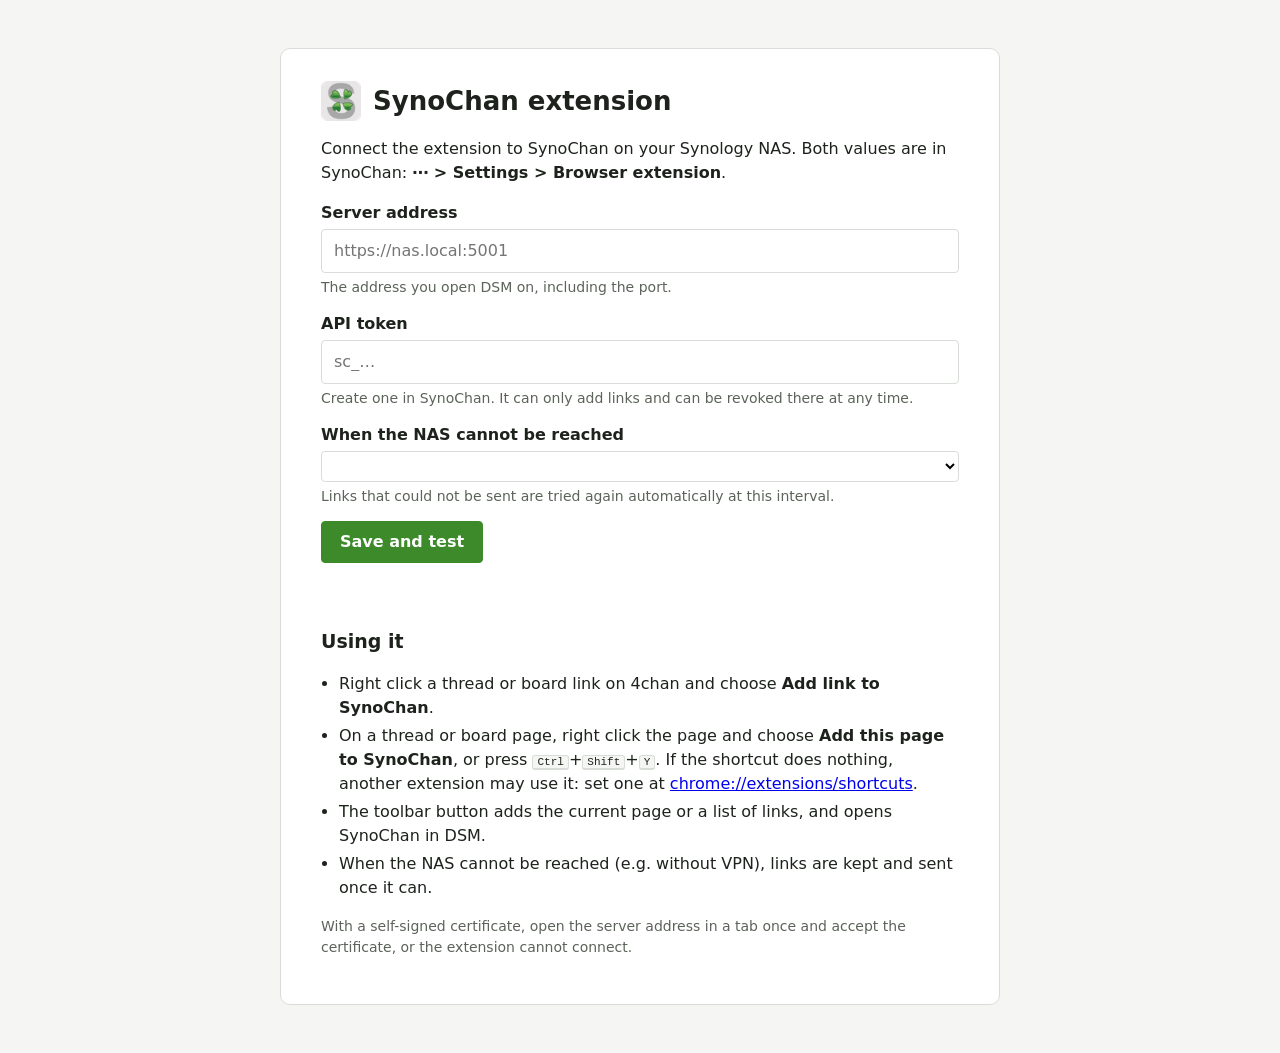
<file: extension/options.html>
<!doctype html>
<html lang="en">
<head>
<meta charset="utf-8">
<title>SynoChan extension settings</title>
<link rel="stylesheet" href="ui.css">
</head>
<body class="options">
  <main>
    <header>
      <img src="icons/icon_48.png" alt="" width="40" height="40">
      <h1>SynoChan extension</h1>
    </header>
    <p>Connect the extension to SynoChan on your Synology NAS. Both values are in SynoChan:
      <b>⋯ &gt; Settings &gt; Browser extension</b>.</p>

    <form id="form" autocomplete="off">
      <label>
        <span>Server address</span>
        <input id="server" type="text" placeholder="https://nas.local:5001" spellcheck="false" required>
        <small>The address you open DSM on, including the port.</small>
      </label>
      <label>
        <span>API token</span>
        <input id="token" type="password" placeholder="sc_…" spellcheck="false" required>
        <small>Create one in SynoChan. It can only add links and can be revoked there at any time.</small>
      </label>
      <label>
        <span>When the NAS cannot be reached</span>
        <select id="retry"></select>
        <small>Links that could not be sent are tried again automatically at this interval.</small>
      </label>
      <div class="actions">
        <button type="submit" class="primary" id="save">Save and test</button>
      </div>
      <p class="status" id="status" role="status"></p>
    </form>

    <section class="help">
      <h2>Using it</h2>
      <ul>
        <li>Right click a thread or board link on 4chan and choose <b>Add link to SynoChan</b>.</li>
        <li>On a thread or board page, right click the page and choose <b>Add this page to SynoChan</b>, or press <kbd>Ctrl</kbd>+<kbd>Shift</kbd>+<kbd>Y</kbd>.
          If the shortcut does nothing, another extension may use it: set one at <a href="#" id="shortcuts">chrome://extensions/shortcuts</a>.</li>
        <li>The toolbar button adds the current page or a list of links, and opens SynoChan in DSM.</li>
        <li>When the NAS cannot be reached (e.g. without VPN), links are kept and sent once it can.</li>
      </ul>
      <p class="hint">With a self-signed certificate, open the server address in a tab once and accept the certificate, or the extension cannot connect.</p>
    </section>
  </main>
  <script src="shared.js"></script>
  <script src="options.js"></script>
</body>
</html>
</file>
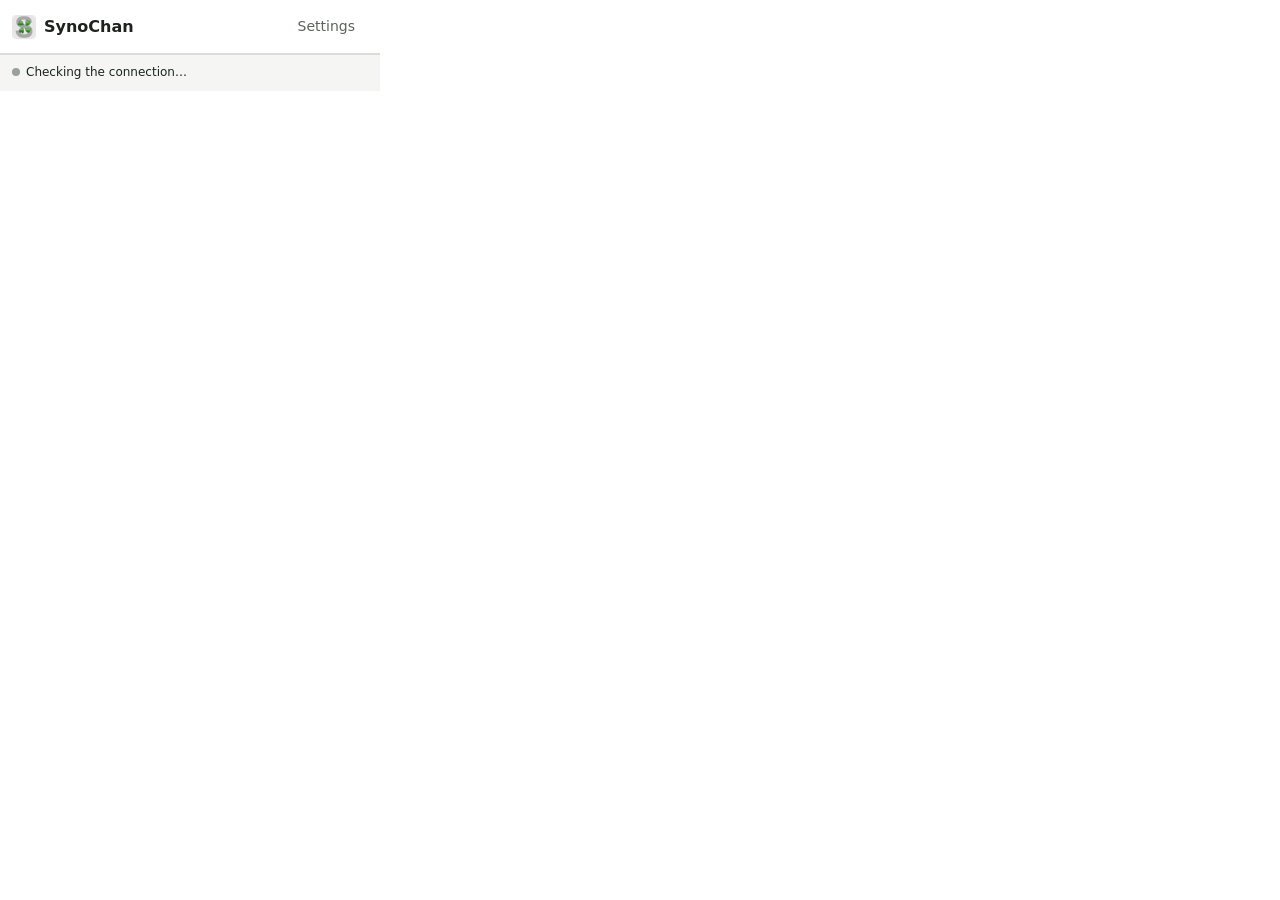
<file: extension/popup.html>
<!doctype html>
<html lang="en">
<head>
<meta charset="utf-8">
<link rel="stylesheet" href="ui.css">
</head>
<body class="popup">
  <header>
    <img src="icons/icon_32.png" alt="" width="24" height="24">
    <strong>SynoChan</strong>
    <button type="button" class="quiet" id="open-options" title="Settings">Settings</button>
  </header>

  <section id="setup" hidden>
    <p>Connect the extension to SynoChan on your NAS first.</p>
    <button type="button" class="primary" id="setup-button">Open settings</button>
  </section>

  <main id="main" hidden>
    <section class="current">
      <div class="current-label" id="current-label">This page</div>
      <button type="button" class="primary" id="add-current">Add this page</button>
    </section>

    <section>
      <label for="bulk">Add several links, one per line</label>
      <textarea id="bulk" rows="4" spellcheck="false" placeholder="https://boards.4chan.org/g/thread/…"></textarea>
      <button type="button" id="add-bulk">Add links</button>
    </section>

    <section class="queue" id="queue" hidden>
      <div>
        <div id="queue-text"></div>
        <div class="hint" id="queue-next"></div>
      </div>
      <button type="button" class="quiet" id="retry">Retry now</button>
    </section>

    <p class="status" id="status" role="status"></p>

    <button type="button" class="wide" id="open-synochan">Open SynoChan in DSM</button>
  </main>

  <footer class="about" id="about">
    <div class="conn"><span class="dot" id="conn-dot"></span><span id="conn-text">Checking the connection…</span></div>
    <div class="versions"><span id="ext-version"></span><span id="app-version"></span></div>
  </footer>

  <script src="shared.js"></script>
  <script src="popup.js"></script>
</body>
</html>
</file>
<file: extension/ui.css>
:root {
  color-scheme: light;
  --surface: #ffffff; --sunk: #f5f6f4; --line: #d9ddd7; --ink: #1d231c; --ink-soft: #5c635a;
  --clover: #3d8a2b; --clover-deep: #255a1b; --leaf-faint: #eef6ea; --alert: #b0402a;
  font-family: system-ui, -apple-system, "Segoe UI", Roboto, "Noto Sans", Ubuntu, sans-serif;
  font-size: 14px; line-height: 1.5;
}
* { box-sizing: border-box; }
[hidden] { display: none !important; }
body { margin: 0; color: var(--ink); background: var(--surface); }
button, input, textarea { font: inherit; color: inherit; }
button {
  border: 1px solid var(--line); background: var(--surface); border-radius: 4px;
  padding: 5px 12px; cursor: pointer;
}
button:hover { border-color: #8e938c; }
button.primary { background: var(--clover); border-color: var(--clover); color: #fff; font-weight: 600; }
button.primary:hover { background: var(--clover-deep); }
button.quiet { border-color: transparent; background: transparent; color: var(--ink-soft); }
button[disabled] { opacity: 0.45; cursor: default; }
input, textarea, select { width: 100%; border: 1px solid var(--line); border-radius: 4px; padding: 6px 8px; background: var(--surface); }
textarea { resize: vertical; font-family: ui-monospace, Menlo, Consolas, monospace; font-size: 13px; }
:focus-visible { outline: 2px solid var(--clover); outline-offset: 1px; }
.status { min-height: 1.4em; margin: 0; color: var(--ink-soft); }
.status.error { color: var(--alert); }
.status.ok { color: var(--clover-deep); font-weight: 600; }
.hint { color: var(--ink-soft); font-size: 12px; }

/* Popup */
body.popup { width: 380px; }
.popup header { display: flex; align-items: center; gap: 8px; padding: 10px 12px; border-bottom: 1px solid var(--line); }
.popup header strong { flex: 1; font-size: 16px; }
.popup main, .popup #setup { display: grid; gap: 12px; padding: 12px; }
.popup section { display: grid; gap: 6px; }
.popup label { font-weight: 600; }
.popup .current { padding: 10px; background: var(--leaf-faint); border-radius: 6px; }
.popup .current-label { font-weight: 600; }
.popup .queue { display: flex; align-items: center; justify-content: space-between; padding: 6px 10px; background: var(--sunk); border-radius: 6px; }
.popup .wide { width: 100%; }

/* Options */
body.options { background: var(--sunk); font-size: 16px; }
.options main { max-width: 720px; margin: 48px auto; padding: 32px 40px; background: var(--surface); border: 1px solid var(--line); border-radius: 10px; }
.options header { display: flex; gap: 12px; align-items: center; }
.options h1 { margin: 0; font-size: 26px; }
.options h2 { font-size: 19px; margin: 28px 0 10px; }
.options input { padding: 9px 12px; }
.options button { padding: 8px 18px; }
.options small, .options .hint { font-size: 14px; }
.options form { display: grid; gap: 14px; margin-top: 16px; }
.options label { display: grid; gap: 4px; }
.options label span { font-weight: 600; }
.options small { color: var(--ink-soft); }
.options ul { padding-left: 18px; }
.options li { margin: 4px 0; }
kbd { border: 1px solid var(--line); border-bottom-width: 2px; border-radius: 3px; padding: 0 4px; font-size: 11px; background: var(--sunk); }

/* Popup footer: connection state and versions. */
.popup .about { display: grid; gap: 2px; padding: 8px 12px; border-top: 1px solid var(--line); background: var(--sunk); font-size: 12px; color: var(--ink-soft); }
.popup .conn { display: flex; align-items: center; gap: 6px; color: var(--ink); }
.popup .versions { display: flex; justify-content: space-between; }
.popup .dot { width: 8px; height: 8px; border-radius: 50%; background: #9aa09a; flex: none; }
.popup .dot.ok { background: var(--clover); }
.popup .dot.wait { background: #d0a32b; }
.popup .dot.bad { background: var(--alert); }
.popup .dot.off { background: #9aa09a; }
</file>
